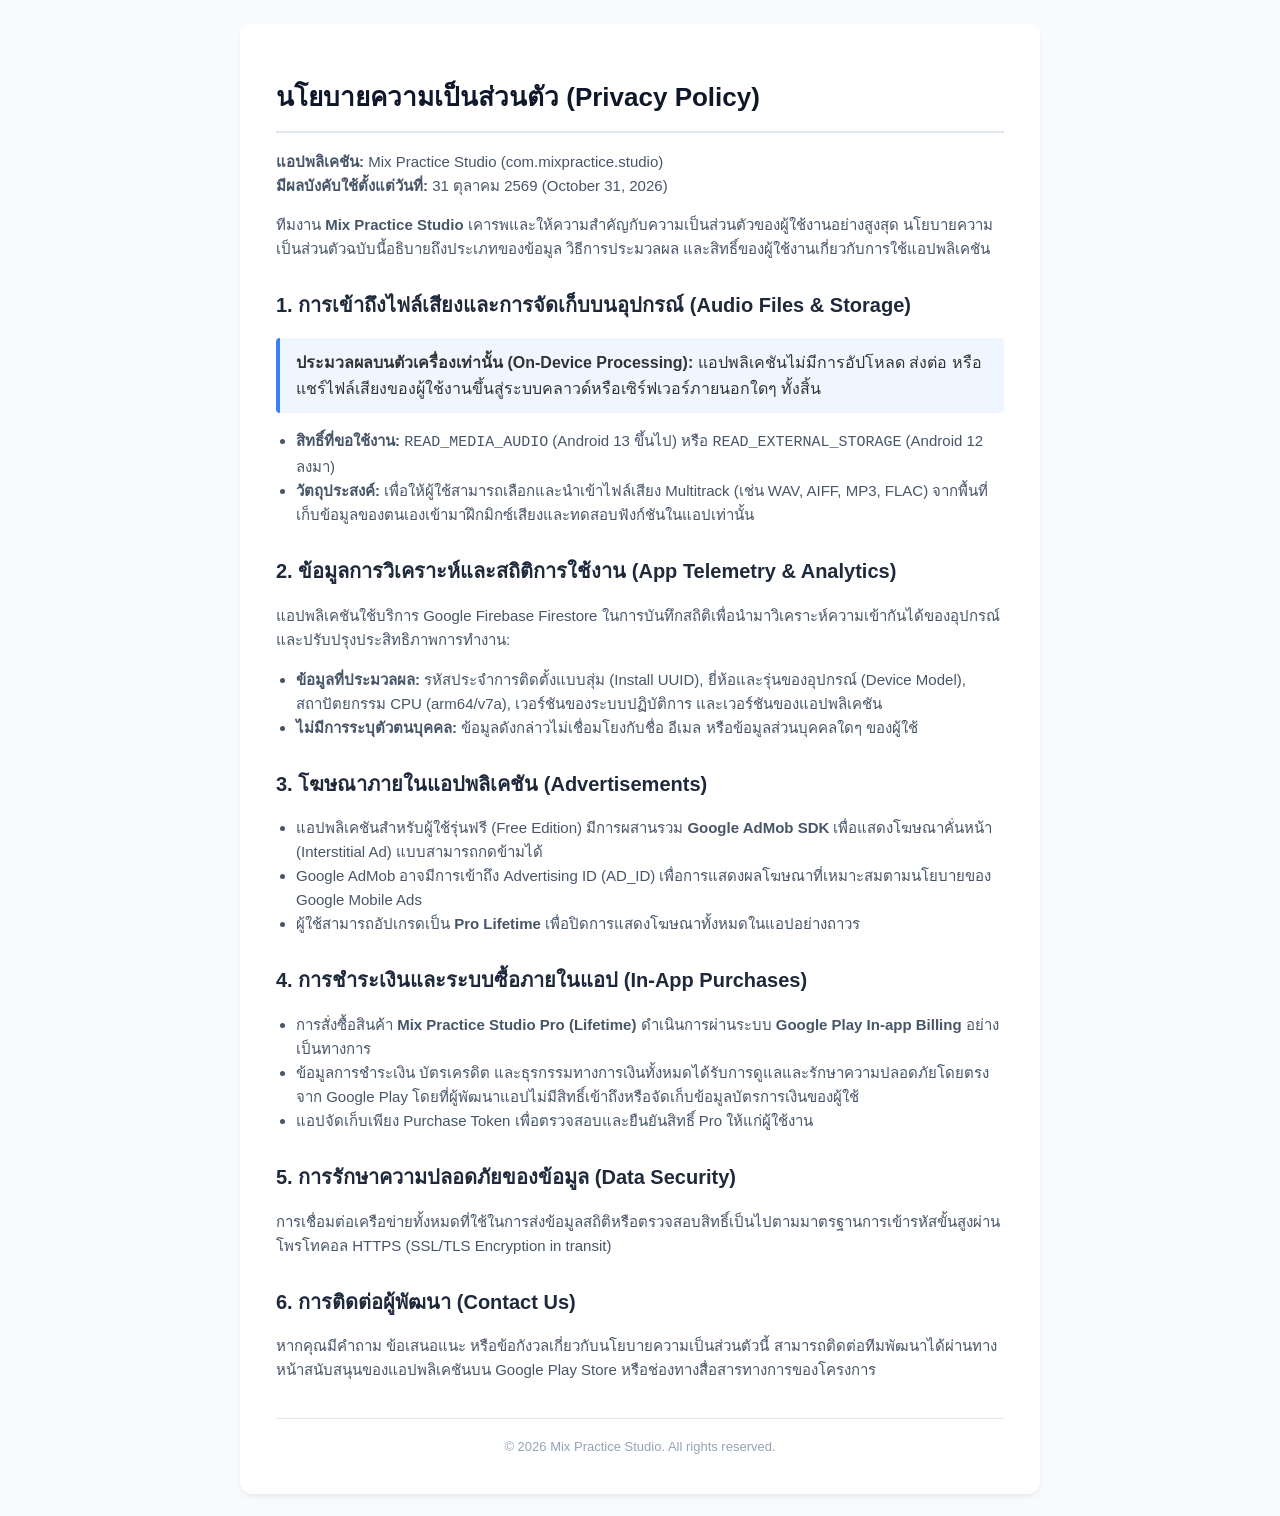
<file: docs/index.html>
<!DOCTYPE html>
<html lang="th">
<head>
    <meta charset="UTF-8">
    <meta name="viewport" content="width=device-width, initial-scale=1.0">
    <title>Privacy Policy - Mix Practice Studio</title>
    <style>
        body {
            font-family: -apple-system, BlinkMacSystemFont, "Segoe UI", Roboto, Helvetica, Arial, sans-serif;
            line-height: 1.6;
            color: #333;
            max-width: 800px;
            margin: 0 auto;
            padding: 24px;
            background-color: #f8fafc;
        }
        .container {
            background: #ffffff;
            padding: 36px;
            border-radius: 12px;
            box-shadow: 0 4px 6px -1px rgba(0, 0, 0, 0.05), 0 2px 4px -1px rgba(0, 0, 0, 0.03);
        }
        h1 {
            color: #0f172a;
            border-bottom: 2px solid #e2e8f0;
            padding-bottom: 12px;
            font-size: 26px;
        }
        h2 {
            color: #1e293b;
            margin-top: 28px;
            font-size: 20px;
        }
        p, li {
            color: #475569;
            font-size: 15px;
        }
        ul {
            padding-left: 20px;
        }
        .highlight {
            background-color: #eff6ff;
            border-left: 4px solid #3b82f6;
            padding: 12px 16px;
            border-radius: 4px;
            margin: 16px 0;
        }
        .footer {
            margin-top: 36px;
            padding-top: 18px;
            border-top: 1px solid #e2e8f0;
            font-size: 13px;
            color: #94a3b8;
            text-align: center;
        }
    </style>
</head>
<body>
    <div class="container">
        <h1>นโยบายความเป็นส่วนตัว (Privacy Policy)</h1>
        <p><strong>แอปพลิเคชัน:</strong> Mix Practice Studio (com.mixpractice.studio)<br>
        <strong>มีผลบังคับใช้ตั้งแต่วันที่:</strong> 31 ตุลาคม 2569 (October 31, 2026)</p>

        <p>ทีมงาน <strong>Mix Practice Studio</strong> เคารพและให้ความสำคัญกับความเป็นส่วนตัวของผู้ใช้งานอย่างสูงสุด นโยบายความเป็นส่วนตัวฉบับนี้อธิบายถึงประเภทของข้อมูล วิธีการประมวลผล และสิทธิ์ของผู้ใช้งานเกี่ยวกับการใช้แอปพลิเคชัน</p>

        <h2>1. การเข้าถึงไฟล์เสียงและการจัดเก็บบนอุปกรณ์ (Audio Files & Storage)</h2>
        <div class="highlight">
            <strong>ประมวลผลบนตัวเครื่องเท่านั้น (On-Device Processing):</strong> แอปพลิเคชันไม่มีการอัปโหลด ส่งต่อ หรือแชร์ไฟล์เสียงของผู้ใช้งานขึ้นสู่ระบบคลาวด์หรือเซิร์ฟเวอร์ภายนอกใดๆ ทั้งสิ้น
        </div>
        <ul>
            <li><strong>สิทธิ์ที่ขอใช้งาน:</strong> <code>READ_MEDIA_AUDIO</code> (Android 13 ขึ้นไป) หรือ <code>READ_EXTERNAL_STORAGE</code> (Android 12 ลงมา)</li>
            <li><strong>วัตถุประสงค์:</strong> เพื่อให้ผู้ใช้สามารถเลือกและนำเข้าไฟล์เสียง Multitrack (เช่น WAV, AIFF, MP3, FLAC) จากพื้นที่เก็บข้อมูลของตนเองเข้ามาฝึกมิกซ์เสียงและทดสอบฟังก์ชันในแอปเท่านั้น</li>
        </ul>

        <h2>2. ข้อมูลการวิเคราะห์และสถิติการใช้งาน (App Telemetry & Analytics)</h2>
        <p>แอปพลิเคชันใช้บริการ Google Firebase Firestore ในการบันทึกสถิติเพื่อนำมาวิเคราะห์ความเข้ากันได้ของอุปกรณ์และปรับปรุงประสิทธิภาพการทำงาน:</p>
        <ul>
            <li><strong>ข้อมูลที่ประมวลผล:</strong> รหัสประจำการติดตั้งแบบสุ่ม (Install UUID), ยี่ห้อและรุ่นของอุปกรณ์ (Device Model), สถาปัตยกรรม CPU (arm64/v7a), เวอร์ชันของระบบปฏิบัติการ และเวอร์ชันของแอปพลิเคชัน</li>
            <li><strong>ไม่มีการระบุตัวตนบุคคล:</strong> ข้อมูลดังกล่าวไม่เชื่อมโยงกับชื่อ อีเมล หรือข้อมูลส่วนบุคคลใดๆ ของผู้ใช้</li>
        </ul>

        <h2>3. โฆษณาภายในแอปพลิเคชัน (Advertisements)</h2>
        <ul>
            <li>แอปพลิเคชันสำหรับผู้ใช้รุ่นฟรี (Free Edition) มีการผสานรวม <strong>Google AdMob SDK</strong> เพื่อแสดงโฆษณาคั่นหน้า (Interstitial Ad) แบบสามารถกดข้ามได้</li>
            <li>Google AdMob อาจมีการเข้าถึง Advertising ID (AD_ID) เพื่อการแสดงผลโฆษณาที่เหมาะสมตามนโยบายของ Google Mobile Ads</li>
            <li>ผู้ใช้สามารถอัปเกรดเป็น <strong>Pro Lifetime</strong> เพื่อปิดการแสดงโฆษณาทั้งหมดในแอปอย่างถาวร</li>
        </ul>

        <h2>4. การชำระเงินและระบบซื้อภายในแอป (In-App Purchases)</h2>
        <ul>
            <li>การสั่งซื้อสินค้า <strong>Mix Practice Studio Pro (Lifetime)</strong> ดำเนินการผ่านระบบ <strong>Google Play In-app Billing</strong> อย่างเป็นทางการ</li>
            <li>ข้อมูลการชำระเงิน บัตรเครดิต และธุรกรรมทางการเงินทั้งหมดได้รับการดูแลและรักษาความปลอดภัยโดยตรงจาก Google Play โดยที่ผู้พัฒนาแอปไม่มีสิทธิ์เข้าถึงหรือจัดเก็บข้อมูลบัตรการเงินของผู้ใช้</li>
            <li>แอปจัดเก็บเพียง Purchase Token เพื่อตรวจสอบและยืนยันสิทธิ์ Pro ให้แก่ผู้ใช้งาน</li>
        </ul>

        <h2>5. การรักษาความปลอดภัยของข้อมูล (Data Security)</h2>
        <p>การเชื่อมต่อเครือข่ายทั้งหมดที่ใช้ในการส่งข้อมูลสถิติหรือตรวจสอบสิทธิ์เป็นไปตามมาตรฐานการเข้ารหัสขั้นสูงผ่านโพรโทคอล HTTPS (SSL/TLS Encryption in transit)</p>

        <h2>6. การติดต่อผู้พัฒนา (Contact Us)</h2>
        <p>หากคุณมีคำถาม ข้อเสนอแนะ หรือข้อกังวลเกี่ยวกับนโยบายความเป็นส่วนตัวนี้ สามารถติดต่อทีมพัฒนาได้ผ่านทางหน้าสนับสนุนของแอปพลิเคชันบน Google Play Store หรือช่องทางสื่อสารทางการของโครงการ</p>

        <div class="footer">
            &copy; 2026 Mix Practice Studio. All rights reserved.
        </div>
    </div>
</body>
</html>
</file>
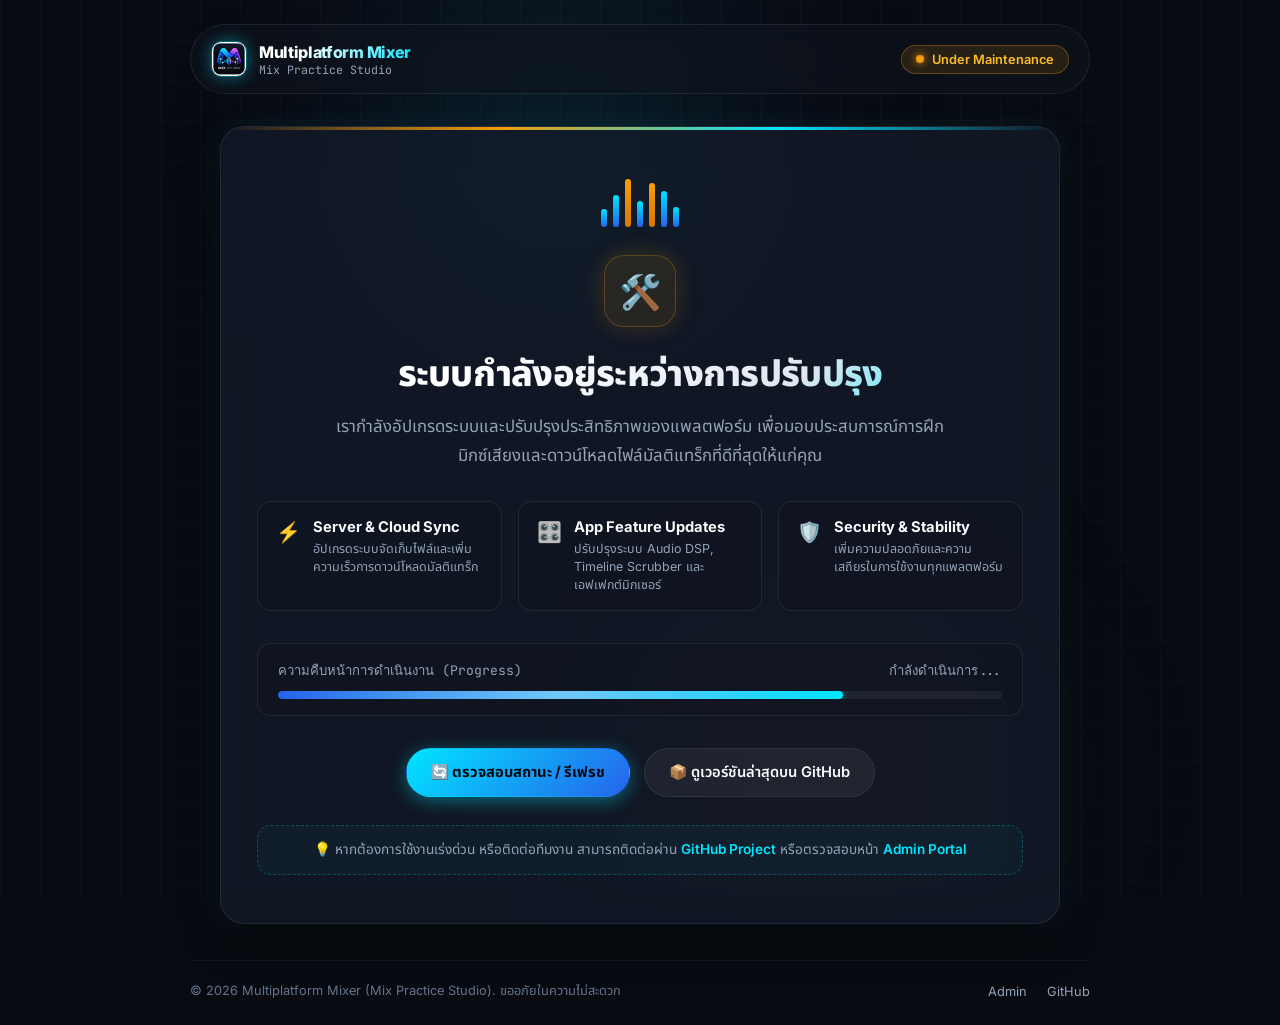
<file: dashboard/maintenance.html>
<!DOCTYPE html>
<html lang="th">
<head>
  <meta charset="UTF-8" />
  <meta name="viewport" content="width=device-width, initial-scale=1.0" />
  <title>ระบบกำลังอยู่ระหว่างการปรับปรุง — Multiplatform Mixer</title>
  <meta name="description" content="ระบบ Multiplatform Mixer / Mix Practice Studio กำลังอยู่ระหว่างการปรับปรุงและอัปเกรดระบบเพื่อพัฒนาประสิทธิภาพการใช้งาน จะกลับมาเปิดให้บริการเร็วๆ นี้" />
  <link rel="icon" type="image/png" href="assets/app_icon.png" />

  <!-- Google Fonts -->
  <link rel="preconnect" href="https://fonts.googleapis.com">
  <link rel="preconnect" href="https://fonts.gstatic.com" crossorigin>
  <link href="https://fonts.googleapis.com/css2?family=Inter:wght@400;500;600;700;800;900&family=Noto+Sans+Thai:wght@300;400;500;600;700;800&family=JetBrains+Mono:wght@400;500;700&display=swap" rel="stylesheet">

  <style>
    :root {
      --bg-base: #080b11;
      --bg-surface: #0f141f;
      --bg-card: rgba(21, 28, 43, 0.7);
      --bg-card-hover: rgba(28, 37, 56, 0.85);
      --border-subtle: rgba(255, 255, 255, 0.08);
      --border-glow: rgba(0, 229, 255, 0.35);

      --cyan-bright: #00e5ff;
      --cyan-glow: rgba(0, 229, 255, 0.4);
      --blue-accent: #2563eb;
      --blue-light: #60a5fa;
      --amber-accent: #f59e0b;
      --amber-glow: rgba(245, 158, 11, 0.35);
      --green-accent: #10b981;
      --rose-accent: #f43f5e;

      --text-main: #f8fafc;
      --text-muted: #94a3b8;
      --text-faint: #64748b;

      --radius-sm: 8px;
      --radius-md: 14px;
      --radius-lg: 24px;
      --radius-full: 9999px;
    }

    * {
      box-sizing: border-box;
      margin: 0;
      padding: 0;
    }

    body {
      background-color: var(--bg-base);
      color: var(--text-main);
      font-family: 'Inter', 'Noto Sans Thai', -apple-system, BlinkMacSystemFont, sans-serif;
      min-height: 100vh;
      display: flex;
      flex-direction: column;
      justify-content: space-between;
      align-items: center;
      position: relative;
      overflow-x: hidden;
      padding: 24px 16px;
    }

    /* Ambient Background Glows */
    .ambient-bg {
      position: fixed;
      inset: 0;
      pointer-events: none;
      z-index: 0;
      overflow: hidden;
    }

    .ambient-glow-1 {
      position: absolute;
      top: -150px;
      left: 20%;
      width: 600px;
      height: 600px;
      background: radial-gradient(circle, rgba(0, 229, 255, 0.12) 0%, rgba(37, 99, 235, 0.05) 50%, transparent 70%);
      filter: blur(80px);
      animation: pulseGlow 10s ease-in-out infinite alternate;
    }

    .ambient-glow-2 {
      position: absolute;
      bottom: -150px;
      right: 15%;
      width: 550px;
      height: 550px;
      background: radial-gradient(circle, rgba(245, 158, 11, 0.08) 0%, rgba(139, 92, 246, 0.05) 50%, transparent 70%);
      filter: blur(90px);
      animation: pulseGlow 12s ease-in-out infinite alternate-reverse;
    }

    .grid-overlay {
      position: fixed;
      inset: 0;
      background-image: 
        linear-gradient(rgba(255, 255, 255, 0.02) 1px, transparent 1px),
        linear-gradient(90deg, rgba(255, 255, 255, 0.02) 1px, transparent 1px);
      background-size: 40px 40px;
      pointer-events: none;
      z-index: 0;
    }

    @keyframes pulseGlow {
      0% { transform: scale(1) translateY(0); opacity: 0.6; }
      100% { transform: scale(1.15) translateY(-20px); opacity: 1; }
    }

    /* Navigation / Header Brand */
    header {
      width: 100%;
      max-width: 900px;
      display: flex;
      justify-content: space-between;
      align-items: center;
      padding: 16px 20px;
      z-index: 10;
      background: rgba(15, 20, 31, 0.6);
      backdrop-filter: blur(12px);
      -webkit-backdrop-filter: blur(12px);
      border: 1px solid var(--border-subtle);
      border-radius: var(--radius-full);
      margin-bottom: 32px;
    }

    .brand {
      display: flex;
      align-items: center;
      gap: 12px;
      text-decoration: none;
      color: inherit;
    }

    .brand-icon {
      width: 36px;
      height: 36px;
      border-radius: 10px;
      object-fit: cover;
      box-shadow: 0 0 15px var(--cyan-glow);
      border: 1px solid rgba(0, 229, 255, 0.4);
    }

    .brand-text {
      display: flex;
      flex-direction: column;
    }

    .brand-title {
      font-size: 1rem;
      font-weight: 800;
      letter-spacing: -0.02em;
      background: linear-gradient(135deg, #ffffff 30%, var(--cyan-bright));
      -webkit-background-clip: text;
      -webkit-text-fill-color: transparent;
    }

    .brand-subtitle {
      font-size: 0.72rem;
      color: var(--text-muted);
      font-family: 'JetBrains Mono', monospace;
    }

    .header-status {
      display: inline-flex;
      align-items: center;
      gap: 8px;
      font-size: 0.8rem;
      font-weight: 600;
      padding: 6px 14px;
      border-radius: var(--radius-full);
      background: rgba(245, 158, 11, 0.12);
      border: 1px solid rgba(245, 158, 11, 0.3);
      color: #fbbf24;
    }

    .status-dot {
      width: 8px;
      height: 8px;
      border-radius: 50%;
      background-color: #f59e0b;
      box-shadow: 0 0 8px #f59e0b;
      animation: blinkDot 1.5s infinite ease-in-out;
    }

    @keyframes blinkDot {
      0%, 100% { opacity: 1; transform: scale(1); }
      50% { opacity: 0.3; transform: scale(0.8); }
    }

    /* Main Container */
    main {
      width: 100%;
      max-width: 840px;
      display: flex;
      flex-direction: column;
      align-items: center;
      text-align: center;
      z-index: 10;
      margin: auto 0;
    }

    /* Maintenance Hero Box */
    .maintenance-card {
      background: var(--bg-card);
      backdrop-filter: blur(20px);
      -webkit-backdrop-filter: blur(20px);
      border: 1px solid var(--border-subtle);
      box-shadow: 0 20px 50px -15px rgba(0, 0, 0, 0.7), 0 0 30px rgba(0, 229, 255, 0.08);
      border-radius: var(--radius-lg);
      padding: 48px 36px;
      position: relative;
      overflow: hidden;
      width: 100%;
    }

    .maintenance-card::before {
      content: '';
      position: absolute;
      top: 0;
      left: 0;
      right: 0;
      height: 3px;
      background: linear-gradient(90deg, transparent, var(--amber-accent), var(--cyan-bright), transparent);
    }

    /* Visualizer Animation */
    .audio-visualizer {
      display: flex;
      justify-content: center;
      align-items: flex-end;
      gap: 6px;
      height: 52px;
      margin-bottom: 28px;
    }

    .bar {
      width: 6px;
      border-radius: 3px;
      background: linear-gradient(180deg, var(--cyan-bright), var(--blue-accent));
      animation: audioWave 1.2s ease-in-out infinite alternate;
    }

    .bar:nth-child(1) { height: 18px; animation-delay: 0.1s; }
    .bar:nth-child(2) { height: 32px; animation-delay: 0.3s; }
    .bar:nth-child(3) { height: 48px; animation-delay: 0.5s; background: linear-gradient(180deg, var(--amber-accent), #d97706); }
    .bar:nth-child(4) { height: 26px; animation-delay: 0.2s; }
    .bar:nth-child(5) { height: 44px; animation-delay: 0.4s; background: linear-gradient(180deg, var(--amber-accent), #d97706); }
    .bar:nth-child(6) { height: 36px; animation-delay: 0.6s; }
    .bar:nth-child(7) { height: 20px; animation-delay: 0.15s; }

    @keyframes audioWave {
      0% { transform: scaleY(0.3); opacity: 0.5; }
      100% { transform: scaleY(1); opacity: 1; }
    }

    .icon-badge {
      display: inline-flex;
      align-items: center;
      justify-content: center;
      width: 72px;
      height: 72px;
      border-radius: 20px;
      background: rgba(245, 158, 11, 0.1);
      border: 1px solid rgba(245, 158, 11, 0.25);
      font-size: 34px;
      margin-bottom: 24px;
      box-shadow: 0 0 25px rgba(245, 158, 11, 0.2);
    }

    .headline {
      font-size: 2.25rem;
      font-weight: 800;
      line-height: 1.25;
      letter-spacing: -0.02em;
      margin-bottom: 16px;
      background: linear-gradient(135deg, #ffffff 30%, #e2e8f0 70%, var(--cyan-bright));
      -webkit-background-clip: text;
      -webkit-text-fill-color: transparent;
    }

    .sub-headline {
      font-size: 1.05rem;
      color: var(--text-muted);
      max-width: 620px;
      margin: 0 auto 28px;
      line-height: 1.7;
    }

    /* What are we doing? checklist */
    .task-list {
      display: grid;
      grid-template-columns: repeat(auto-fit, minmax(220px, 1fr));
      gap: 16px;
      text-align: left;
      margin: 32px 0;
    }

    .task-item {
      background: rgba(15, 20, 31, 0.6);
      border: 1px solid var(--border-subtle);
      border-radius: var(--radius-md);
      padding: 16px 18px;
      display: flex;
      align-items: flex-start;
      gap: 12px;
      transition: all 0.2s ease;
    }

    .task-item:hover {
      border-color: rgba(0, 229, 255, 0.25);
      background: rgba(15, 20, 31, 0.85);
      transform: translateY(-2px);
    }

    .task-icon {
      font-size: 1.25rem;
      flex-shrink: 0;
      margin-top: 2px;
    }

    .task-title {
      font-size: 0.92rem;
      font-weight: 700;
      color: var(--text-main);
      margin-bottom: 4px;
    }

    .task-desc {
      font-size: 0.78rem;
      color: var(--text-muted);
      line-height: 1.45;
    }

    /* Progress bar */
    .progress-section {
      margin: 24px 0 32px;
      background: rgba(15, 20, 31, 0.5);
      border: 1px solid var(--border-subtle);
      border-radius: var(--radius-md);
      padding: 16px 20px;
    }

    .progress-header {
      display: flex;
      justify-content: space-between;
      font-size: 0.82rem;
      color: var(--text-muted);
      margin-bottom: 10px;
      font-family: 'JetBrains Mono', monospace;
    }

    .progress-bar-track {
      width: 100%;
      height: 8px;
      background: rgba(255, 255, 255, 0.06);
      border-radius: var(--radius-full);
      overflow: hidden;
      position: relative;
    }

    .progress-bar-fill {
      width: 78%;
      height: 100%;
      background: linear-gradient(90deg, var(--blue-accent), var(--cyan-bright));
      border-radius: var(--radius-full);
      position: relative;
      box-shadow: 0 0 12px var(--cyan-glow);
    }

    .progress-bar-fill::after {
      content: '';
      position: absolute;
      top: 0;
      left: 0;
      right: 0;
      bottom: 0;
      background: linear-gradient(
        90deg,
        rgba(255, 255, 255, 0) 0%,
        rgba(255, 255, 255, 0.4) 50%,
        rgba(255, 255, 255, 0) 100%
      );
      animation: shimmer 2s infinite;
    }

    @keyframes shimmer {
      0% { transform: translateX(-100%); }
      100% { transform: translateX(100%); }
    }

    /* Action Buttons */
    .actions-group {
      display: flex;
      flex-wrap: wrap;
      justify-content: center;
      gap: 14px;
      margin-top: 10px;
    }

    .btn {
      display: inline-flex;
      align-items: center;
      justify-content: center;
      gap: 8px;
      padding: 12px 24px;
      border-radius: var(--radius-full);
      font-size: 0.92rem;
      font-weight: 600;
      text-decoration: none;
      transition: all 0.2s ease;
      cursor: pointer;
      border: 1px solid transparent;
      font-family: inherit;
    }

    .btn-primary {
      background: linear-gradient(135deg, var(--cyan-bright), var(--blue-accent));
      color: #040810;
      font-weight: 700;
      box-shadow: 0 4px 18px var(--cyan-glow);
    }

    .btn-primary:hover {
      box-shadow: 0 6px 24px rgba(0, 229, 255, 0.6);
      transform: translateY(-2px);
    }

    .btn-secondary {
      background: rgba(255, 255, 255, 0.05);
      border-color: var(--border-subtle);
      color: var(--text-main);
    }

    .btn-secondary:hover {
      background: rgba(255, 255, 255, 0.1);
      border-color: rgba(255, 255, 255, 0.2);
      transform: translateY(-2px);
    }

    .btn-outline-subtle {
      background: transparent;
      border-color: rgba(255, 255, 255, 0.1);
      color: var(--text-muted);
      font-size: 0.85rem;
    }

    .btn-outline-subtle:hover {
      color: var(--text-main);
      border-color: rgba(255, 255, 255, 0.25);
    }

    /* Notification / Info notice */
    .notice-box {
      margin-top: 28px;
      padding: 14px 20px;
      border-radius: var(--radius-md);
      background: rgba(0, 229, 255, 0.04);
      border: 1px dashed rgba(0, 229, 255, 0.25);
      font-size: 0.85rem;
      color: var(--text-muted);
      display: flex;
      align-items: center;
      justify-content: center;
      gap: 10px;
    }

    .notice-box a {
      color: var(--cyan-bright);
      text-decoration: none;
      font-weight: 600;
    }

    .notice-box a:hover {
      text-decoration: underline;
    }

    /* Footer */
    footer {
      width: 100%;
      max-width: 900px;
      margin-top: 36px;
      padding-top: 20px;
      border-top: 1px solid rgba(255, 255, 255, 0.05);
      display: flex;
      flex-wrap: wrap;
      justify-content: space-between;
      align-items: center;
      gap: 16px;
      font-size: 0.8rem;
      color: var(--text-faint);
      z-index: 10;
    }

    .footer-links {
      display: flex;
      gap: 20px;
    }

    .footer-links a {
      color: var(--text-muted);
      text-decoration: none;
      transition: color 0.2s;
    }

    .footer-links a:hover {
      color: var(--cyan-bright);
    }

    /* Responsive */
    @media (max-width: 640px) {
      .maintenance-card {
        padding: 32px 20px;
      }

      .headline {
        font-size: 1.7rem;
      }

      .sub-headline {
        font-size: 0.95rem;
      }

      .task-list {
        grid-template-columns: 1fr;
      }

      .actions-group {
        flex-direction: column;
        width: 100%;
      }

      .btn {
        width: 100%;
      }

      footer {
        flex-direction: column;
        text-align: center;
        gap: 12px;
      }
    }
  </style>
</head>
<body>

  <!-- Background Lighting & Grid -->
  <div class="ambient-bg">
    <div class="ambient-glow-1"></div>
    <div class="ambient-glow-2"></div>
  </div>
  <div class="grid-overlay"></div>

  <!-- Header Bar -->
  <header>
    <a href="#" class="brand">
      <img src="assets/app_icon.png" alt="Mix Practice Studio" class="brand-icon" onerror="this.style.display='none'" />
      <div class="brand-text">
        <span class="brand-title">Multiplatform Mixer</span>
        <span class="brand-subtitle">Mix Practice Studio</span>
      </div>
    </a>
    <div class="header-status">
      <span class="status-dot"></span>
      <span>Under Maintenance</span>
    </div>
  </header>

  <!-- Main Maintenance Content -->
  <main>
    <div class="maintenance-card">
      
      <!-- Audio Visualizer Animation -->
      <div class="audio-visualizer" aria-hidden="true">
        <div class="bar"></div>
        <div class="bar"></div>
        <div class="bar"></div>
        <div class="bar"></div>
        <div class="bar"></div>
        <div class="bar"></div>
        <div class="bar"></div>
      </div>

      <div class="icon-badge">
        🛠️
      </div>

      <h1 class="headline">ระบบกำลังอยู่ระหว่างการปรับปรุง</h1>
      <p class="sub-headline">
        เรากำลังอัปเกรดระบบและปรับปรุงประสิทธิภาพของแพลตฟอร์ม เพื่อมอบประสบการณ์การฝึกมิกซ์เสียงและดาวน์โหลดไฟล์มัลติแทร็กที่ดีที่สุดให้แก่คุณ
      </p>

      <!-- Checklist of ongoing updates -->
      <div class="task-list">
        <div class="task-item">
          <span class="task-icon">⚡</span>
          <div>
            <div class="task-title">Server & Cloud Sync</div>
            <div class="task-desc">อัปเกรดระบบจัดเก็บไฟล์และเพิ่มความเร็วการดาวน์โหลดมัลติแทร็ก</div>
          </div>
        </div>

        <div class="task-item">
          <span class="task-icon">🎛️</span>
          <div>
            <div class="task-title">App Feature Updates</div>
            <div class="task-desc">ปรับปรุงระบบ Audio DSP, Timeline Scrubber และเอฟเฟกต์มิกเซอร์</div>
          </div>
        </div>

        <div class="task-item">
          <span class="task-icon">🛡️</span>
          <div>
            <div class="task-title">Security & Stability</div>
            <div class="task-desc">เพิ่มความปลอดภัยและความเสถียรในการใช้งานทุกแพลตฟอร์ม</div>
          </div>
        </div>
      </div>

      <!-- Estimated Progress Bar -->
      <div class="progress-section">
        <div class="progress-header">
          <span>ความคืบหน้าการดำเนินงาน (Progress)</span>
          <span id="progress-percent">กำลังดำเนินการ...</span>
        </div>
        <div class="progress-bar-track">
          <div class="progress-bar-fill"></div>
        </div>
      </div>

      <!-- Action Buttons -->
      <div class="actions-group">
        <button class="btn btn-primary" onclick="checkStatus()">
          <span>🔄 ตรวจสอบสถานะ / รีเฟรช</span>
        </button>
        <a href="https://github.com/premtodev08710/multiplatform-mixer/releases" target="_blank" rel="noopener noreferrer" class="btn btn-secondary">
          <span>📦 ดูเวอร์ชันล่าสุดบน GitHub</span>
        </a>
      </div>

      <!-- Notice Box -->
      <div class="notice-box">
        <span>💡 หากต้องการใช้งานเร่งด่วน หรือติดต่อทีมงาน สามารถติดต่อผ่าน 
          <a href="https://github.com/premtodev08710/multiplatform-mixer" target="_blank" rel="noopener noreferrer">GitHub Project</a> 
          หรือตรวจสอบหน้า <a href="admin.html">Admin Portal</a>
        </span>
      </div>

    </div>
  </main>

  <!-- Footer -->
  <footer>
    <div>
      &copy; <span id="year"></span> Multiplatform Mixer (Mix Practice Studio). ขออภัยในความไม่สะดวก
    </div>
    <div class="footer-links">
      <a href="admin.html">Admin</a>
      <a href="https://github.com/premtodev08710/multiplatform-mixer" target="_blank" rel="noopener">GitHub</a>
    </div>
  </footer>

  <script>
    document.getElementById('year').textContent = new Date().getFullYear();

    function checkStatus() {
      const btn = event.currentTarget;
      const originalText = btn.innerHTML;
      btn.innerHTML = '<span>⏳ กำลังตรวจสอบสถานะระบบ...</span>';
      btn.style.opacity = '0.7';
      btn.disabled = true;

      setTimeout(() => {
        btn.innerHTML = '<span>✅ ยังอยู่ระหว่างปรับปรุง จะเปิดให้บริการเร็วๆ นี้</span>';
        setTimeout(() => {
          location.reload();
        }, 1200);
      }, 1000);
    }
  </script>
</body>
</html>
</file>
